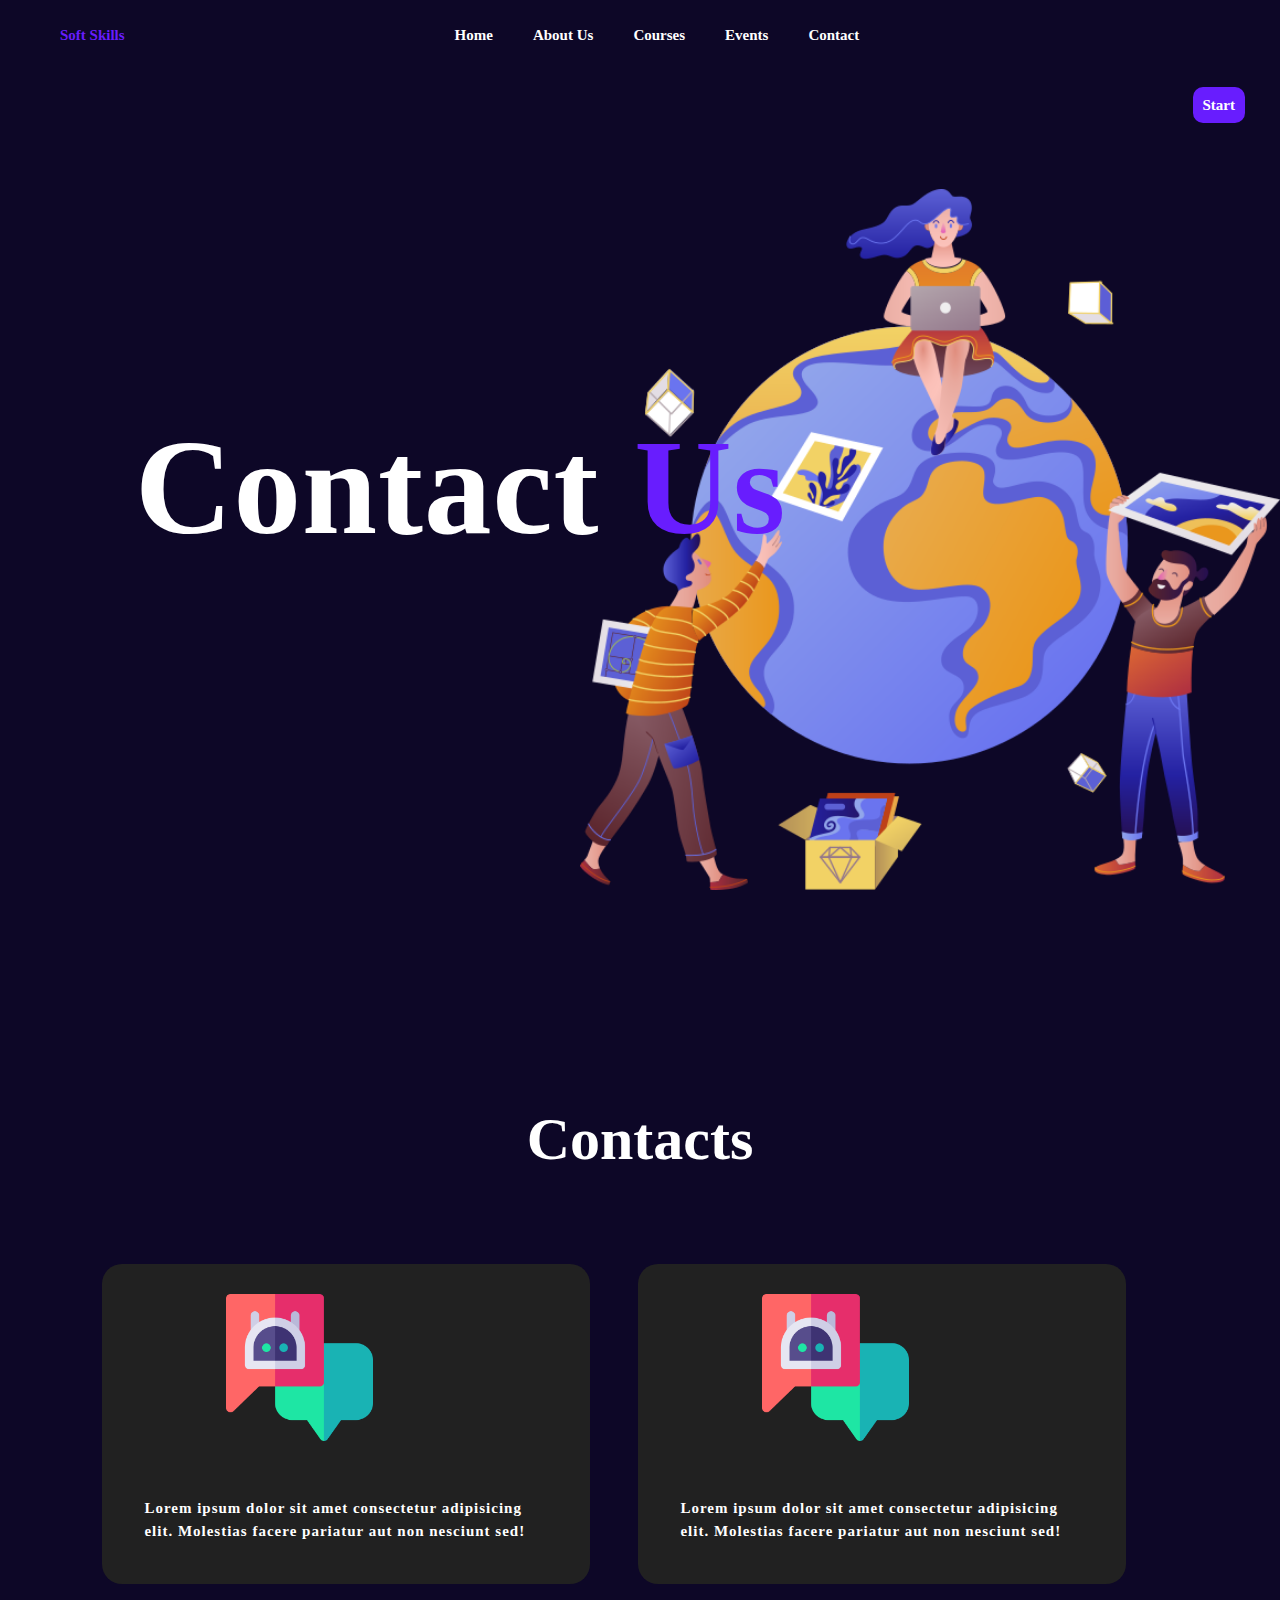
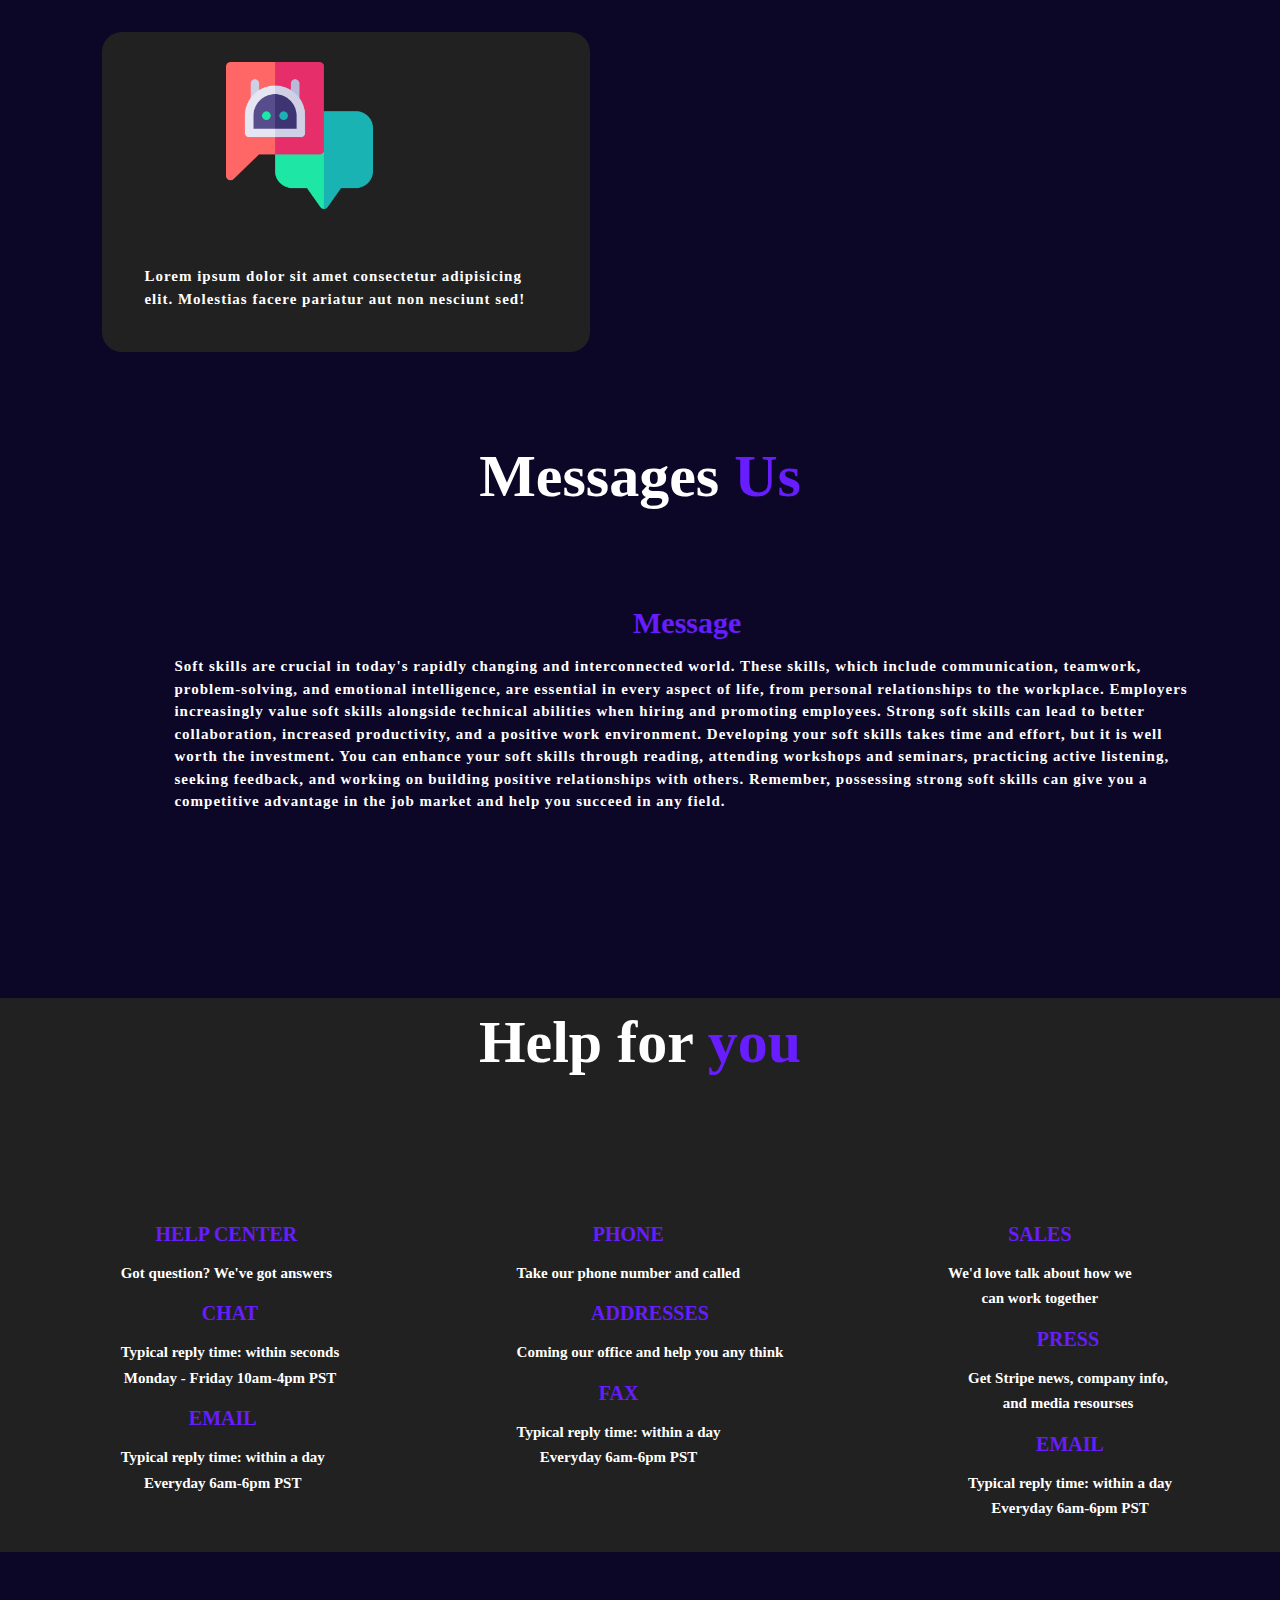
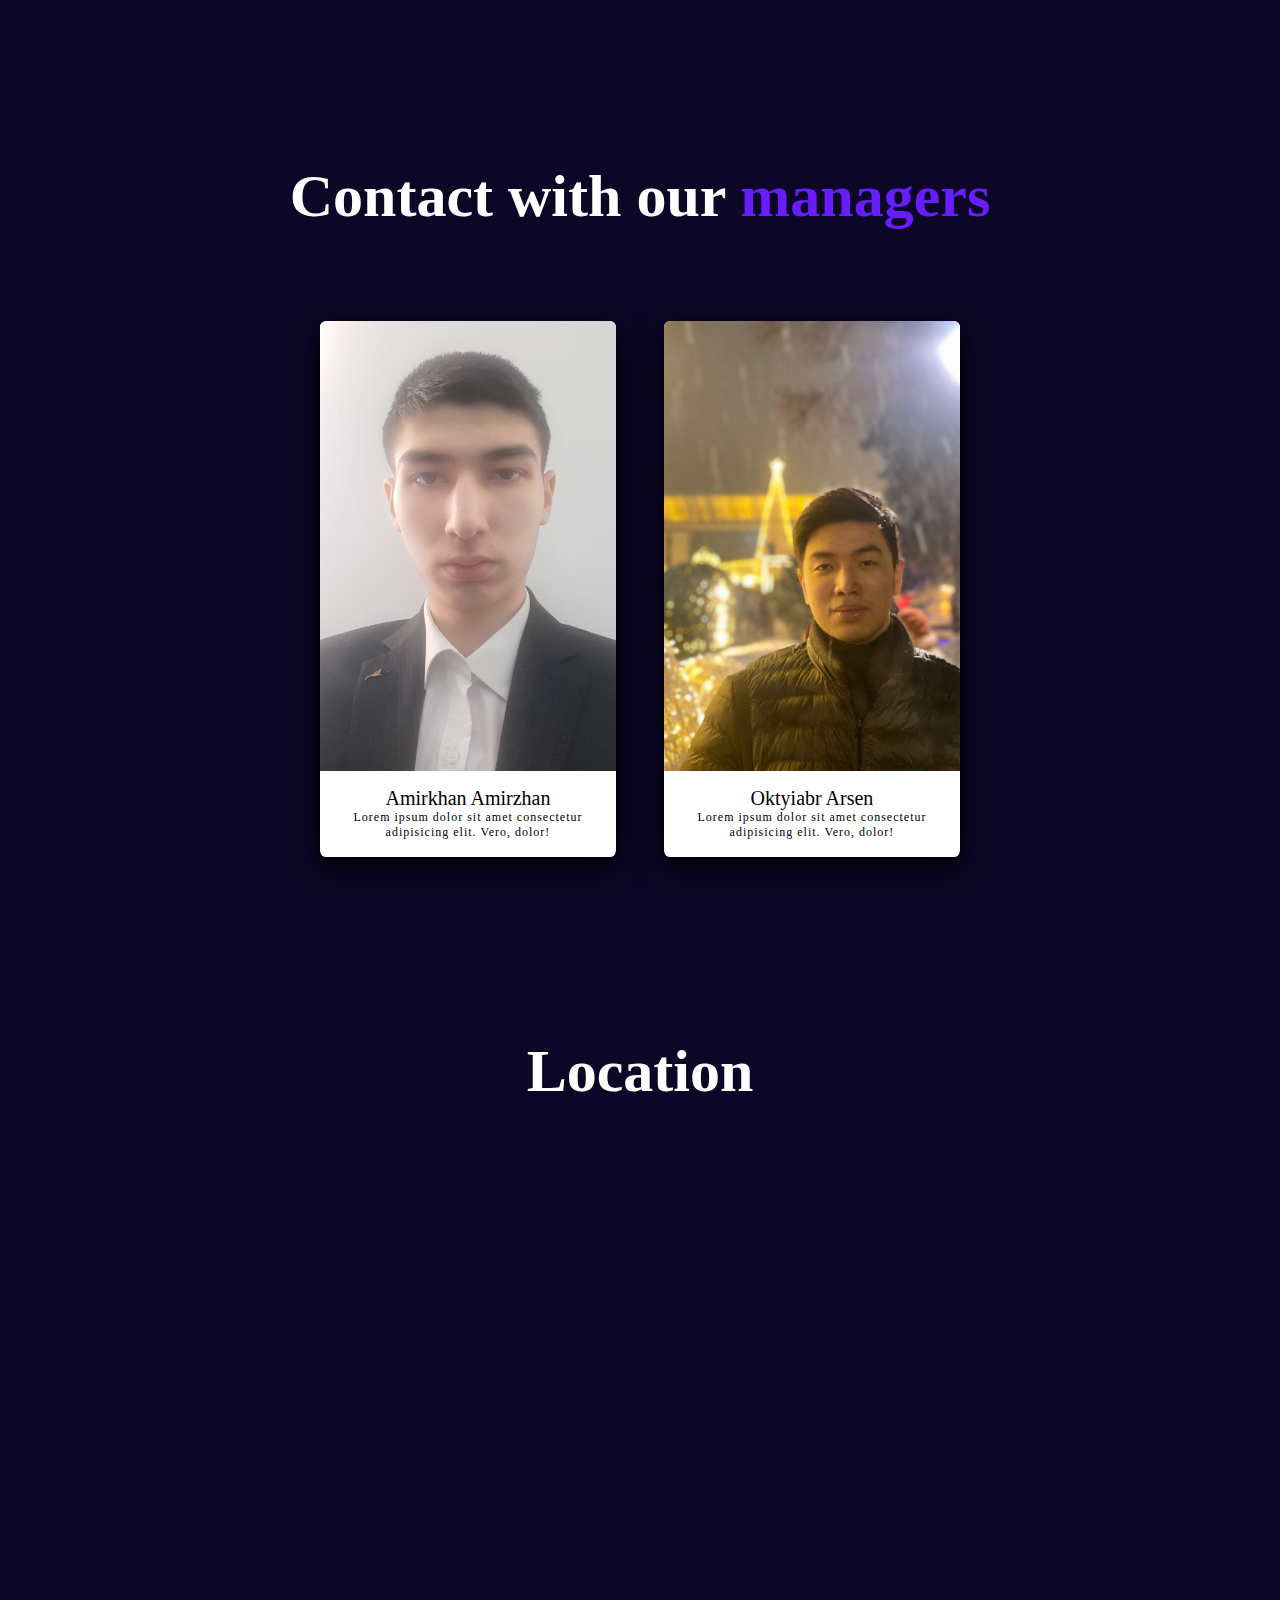
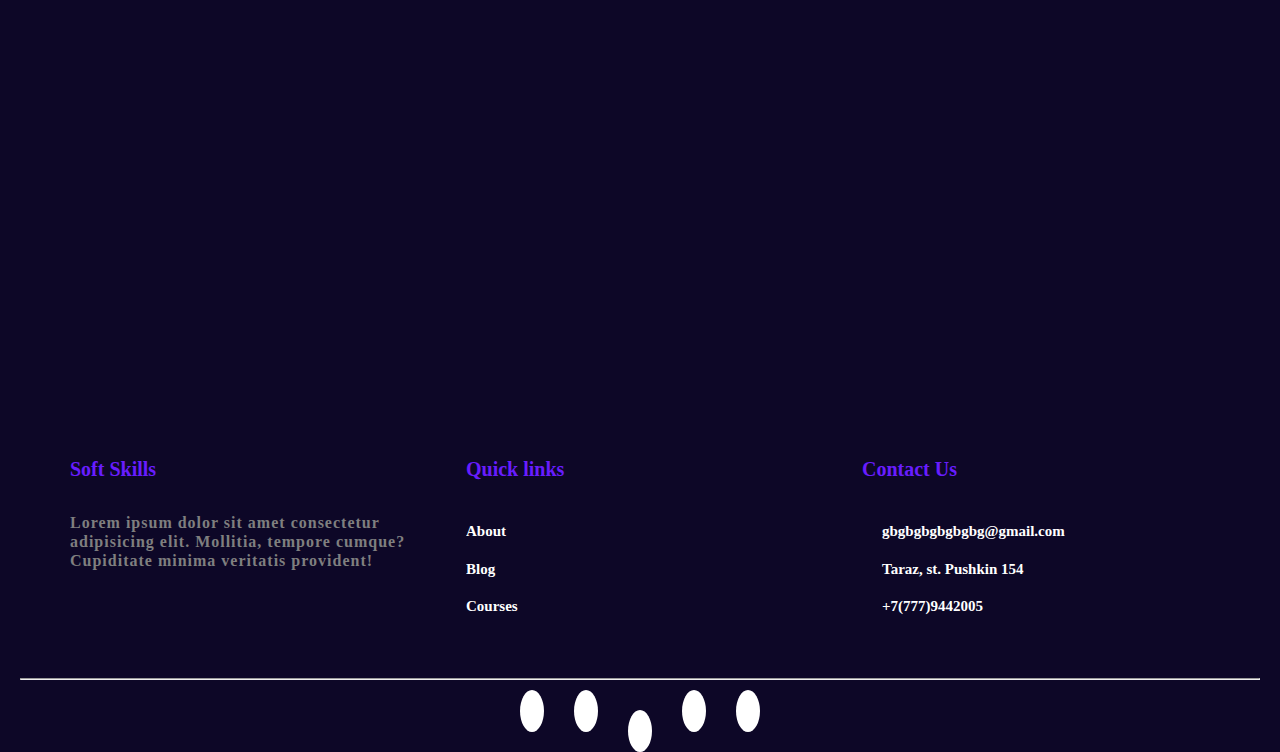
<file: contact/contact.html>
<!DOCTYPE html>
<html lang="en">
<head>
    <meta charset="UTF-8">
    <meta http-equiv="X-UA-Compatible" content="IE=edge">
    <meta name="viewport" content="width=device-width, initial-scale=1.0">
    <link rel="stylesheet" href="https://cdnjs.cloudflare.com/ajax/libs/font-awesome/6.4.0/css/all.min.css" integrity="sha512-iecdLmaskl7CVkqkXNQ/ZH/XLlvWZOJyj7Yy7tcenmpD1ypASozpmT/E0iPtmFIB46ZmdtAc9eNBvH0H/ZpiBw==" crossorigin="anonymous" referrerpolicy="no-referrer" />
    <link rel="stylesheet" href="contact.css">
    <style>
        @import url('https://fonts.googleapis.com/css2?family=Ubuntu:ital,wght@0,300;0,400;0,500;0,700;1,300&display=swap');
    </style>
    <title>Contact Us</title>
</head>
<body>
    <nav>
        <a href="#"><div class="logo">Soft Skills</div></a>
        <label for="btn" class="icon">
            <span class="fa fa-bars"></span>
        </label>
        <input type="checkbox" id="btn">
        <ul>
            <li>
              <label for="btn-1" class="show">Home</label>
                <a href="../main/index.html">Home</a>
                <input type="checkbox" id="btn-1">
            </li>
            <li>
                <label for="btn-2" class="show">About Us</label>
                <a href="../about/about.html">About Us</a>
                <input type="checkbox" id="btn-2">
            </li>
            <li>
                <label for="btn-3" class="show">Courses</label>
                <a href="../coursesnew/coursesnew.html">Courses</a>
                <input type="checkbox" id="btn-2">
            </li>
            <li>
                <label for="btn-4" class="show">Events</label>
                <a href="../events/events.html">Events</a>
                <input type="checkbox" id="btn-3">
            </li>
            <li><a href="#">Contact</a>
            </li>
        </ul>
        <ul class="signbar">
            <li class="search"><a href="#"><input type="search"></a></li>
            <li class="log"><a href="../signup/signup.html" style="background: #681DFE; padding: 10px; border-radius: 10px;">Start</a></li>
            <li class="d-m"><i class="fa-solid fa-sun" id="sun"></i></li>
        </ul>
    </nav>


    <script>
        const navToggle = document.querySelector(".nav-toggle"); 
        const links = document.querySelector(".links"); 
 
        navToggle.addEventListener("click", function () { 
 
        links.classList.toggle("show-links"); 
        });
    </script>


    <script>
        var icon = document.getElementById("icon");
        var text = document.querySelectorAll("h1");
        icon.onclick = function(){
            document.body.classList.toggle("dark-theme");
         if(document.body.classList.contains("dark-theme")){
            icon.src = "moon.png";
            for(let i = 0; i < text.length; i++){
                text[i].style.color="black";
            }
         }else{
            icon.src = "sun.png";
            text[i].style.color="white";
         }
        }
    </script>

    <main>  
        <div class="container">
            <div class="container-content">
                <h1>Contact <span>Us</span></h1>   
            </div>
        </div>


        <!--<div class="aman">
            <h1>Contact <span>Us</span></h1>
            <p>Lorem ipsum dolor sit amet consectetur adipisicing elit. Aut fugiat assumenda doloribus recusandae velit, voluptatum quisquam provident ipsa consequuntur labore, laboriosam possimus odit cum accusantium quaerat ut saepe ratione. Possimus. Lorem ipsum dolor sit amet consectetur, adipisicing elit. Debitis adipisci modi ratione quo neque, temporibus magnam numquam provident, minima ipsa iste hic? Dolore praesentium harum suscipit, dolorum id odio accusantium! Lorem ipsum dolor, sit amet consectetur adipisicing elit. Corrupti, sapiente molestias soluta magnam cum ad possimus vel nostrum perferendis aut animi ullam neque at voluptate exercitationem quaerat, nulla dicta aspernatur.</p>
            <div class="aman-content">
                <i class="fas fa-user"></i>
                <i class="fa-solid fa-school"></i>
                <i class="fa-solid fa-flag"></i>
            </div>
            <hr>
        </div> -->


        <div class="cont">
            <h1>Contacts</h1>
        </div>
        <div class="all-of-mes">
            <div class="mes-back">
                <div class="mes-card">
                    <img class="mes-img" src="chat-bot.png" alt="">
                    <div class="content-mes">
                        <p>Lorem ipsum dolor sit amet consectetur adipisicing elit. Molestias facere pariatur aut non nesciunt sed!</p>
                    </div>
                </div>
            </div>
            <div class="mes-back">
                <div class="mes-card">
                    <img class="mes-img" src="chat-bot.png" alt="">
                    <div class="content-mes">
                        <p>Lorem ipsum dolor sit amet consectetur adipisicing elit. Molestias facere pariatur aut non nesciunt sed!</p>
                    </div>
                </div>
            </div>
            <div class="mes-back">
                <div class="mes-card">
                    <img class="mes-img" src="chat-bot.png" alt="">
                    <div class="content-mes">
                        <p>Lorem ipsum dolor sit amet consectetur adipisicing elit. Molestias facere pariatur aut non nesciunt sed!</p>
                    </div>
                </div>
            </div>
        </div>



        <div class="mesa">
            <h1>Messages <span>Us</span></h1>
        </div>
        <div class="messages">
            <i class="fa-sharp fa-solid fa-envelope" style="color: #e20aff;"></i>
                <div class="messages-content">
                    <h1>Message</h1>
                    <p>Soft skills are crucial in today's rapidly changing and interconnected world. These skills, which include communication, teamwork, problem-solving, and emotional intelligence, are essential in every aspect of life, from personal relationships to the workplace.

                        Employers increasingly value soft skills alongside technical abilities when hiring and promoting employees. Strong soft skills can lead to better collaboration, increased productivity, and a positive work environment.
                        
                        Developing your soft skills takes time and effort, but it is well worth the investment. You can enhance your soft skills through reading, attending workshops and seminars, practicing active listening, seeking feedback, and working on building positive relationships with others.
                        
                        Remember, possessing strong soft skills can give you a competitive advantage in the job market and help you succeed in any field.</p>
                </div>
        </div>
        </div>









        <div class="topic-icon">
            <h1>Help for <span>you</span></h1>
        </div>
        <div class="for-you">
            <div class="all-of-icon">
                <div class="icon-card">
                    <i class="fa-solid fa-circle-info"></i>
                    <div>
                        <h4>HELP CENTER</h4>
                        <p>Got question? We've got answers</p>
                    </div>
                </div>
                <div class="icon-card">
                    <i class="fa-solid fa-comment"></i>
                    <div>
                        <h4>CHAT</h4>
                        <p>Typical reply time: within seconds <br> Monday - Friday 10am-4pm PST</p>
                    </div>
                </div>
                <div class="icon-card">
                    <i class="fa-solid fa-envelope"></i>
                    <div>
                        <h4>EMAIL</h4>
                        <p>Typical reply time: within a day <br> Everyday 6am-6pm PST</p>
                    </div>
                </div>
            </div>

            <div class="all-of-icon">
                <div class="icon-card">
                    <i class="fa-solid fa-phone"></i>
                    <div>
                        <h4>PHONE</h4>
                        <p>Take our phone number and called</p>
                    </div>
                </div>
                <div class="icon-card">
                    <i class="fa-solid fa-location-dot"></i>
                    <div>
                        <h4>ADDRESSES</h4>
                        <p>Coming our office and help you any think</p>
                    </div>
                </div>
                <div class="icon-card">
                    <i class="fa-solid fa-fax"></i>
                    <div>
                        <h4>FAX</h4>
                        <p>Typical reply time: within a day <br> Everyday 6am-6pm PST</p>
                    </div>
                </div>
            </div>

            <div class="all-of-icon">
                <div class="icon-card">
                    <i class="fa-brands fa-salesforce"></i>
                    <div>
                        <h4>SALES</h4>
                        <p>We'd love talk about how we <br> can work together</p>
                    </div>
                </div>
                <div class="icon-card">
                    <i class="fa-solid fa-newspaper"></i>
                    <div>
                        <h4>PRESS</h4>
                        <p>Get Stripe news, company info, <br> and media resourses</p>
                    </div>
                </div>
                <div class="icon-card">
                    <i class="fa-solid fa-envelope"></i>
                    <div>
                        <h4>EMAIL</h4>
                        <p>Typical reply time: within a day <br> Everyday 6am-6pm PST</p>
                    </div>
                </div>
            </div>
        </div>




        <div class="heading">
            <h1>Contact with our <span>managers</span></h1>
        </div>
        <div class="all_of_service">
            <div class="back_service">
                <div class="card_service">
                    <img class="service_img" src="Amirzhan.jpg" alt="">
                    <div class="content_service">
                        <h3 class="service_header">Amirkhan Amirzhan</h3> 
                        <p class="service_para">Lorem ipsum dolor sit amet consectetur adipisicing elit. Vero, dolor!</p>
                    </div>
                </div>
            </div>
            <div class="back_service">
                <div class="card_service">
                    <img class="service_img" src="arsen.jpg" alt="">
                    <div class="content_service">
                        <h3 class="service_header">Oktyiabr Arsen</h3> 
                        <p class="service_para">Lorem ipsum dolor sit amet consectetur adipisicing elit. Vero, dolor!</p>
                    </div>
                </div>
            </div>
        </div>



        <div class="topic-map">
            <h1>Location</h1>
            <div class="map">
                <iframe src="https://www.google.com/maps/embed?pb=!1m16!1m12!1m3!1d1460.932236318384!2d71.37097540819774!3d42.91789918436502!2m3!1f0!2f0!3f0!3m2!1i1024!2i768!4f13.1!2m1!1z0L_Rg9GI0LrQuNC9IDE1NA!5e0!3m2!1sru!2skz!4v1680583032396!5m2!1sru!2skz" width="600" height="450" style="border:0;" allowfullscreen="" loading="lazy" referrerpolicy="no-referrer-when-downgrade"></iframe>
            </div>
        </div>
    </main>


    <footer class="footer">
        <div class="footer-back">
            <div class="footer-card">
                <h3>Soft Skills</h3>
                <div class="footer-content">
                    <p>Lorem ipsum dolor sit amet consectetur adipisicing elit. Mollitia, tempore   cumque? Cupiditate minima veritatis provident!</p>
                </div>
            </div>
        </div>
        <div class="footer-back">
            <div class="footer-card">
                <h3>Quick links</h3>
                <div class="footer-content">
                    <a href="#">About</a>
                    <a href="#">Blog</a>
                    <a href="#">Courses</a>
                </div>
            </div>
        </div>
        <div class="footer-back">
            <div class="footer-card">
                <h3>Contact Us</h3>
                <div class="footer-content">
                    <a href="#"><i class="fa-solid fa-envelope"></i>gbgbgbgbgbgbg@gmail.com</a>
                    <a href="#"><i class="fa-solid fa-location-dot"></i>Taraz, st. Pushkin 154</a>
                    <a href="#"><i class="fa-solid fa-user"></i>+7(777)9442005</a>
                </div>
            </div>
        </div>
    </footer>
    <div class="icons-footer">
        <hr>
        <div class="color-footer">
            <a style="color: #000;" href=""><i class="fa-brands fa-github"></i></a>
            <a style="color: blue;" href=""><i class="fa-brands fa-linkedin"></i></a>
            <a style="color: rgb(0, 113, 194);" href=""><i class="fa-solid fa-paper-plane"></i></a>
            <a style="color: purple;" href=""><i class="fa-brands fa-instagram"></i></a>
            <a style="color: limegreen;" href=""><i class="fa-brands fa-whatsapp"></i></a>
        </div>
    </div>
</body>
</html>
</file>
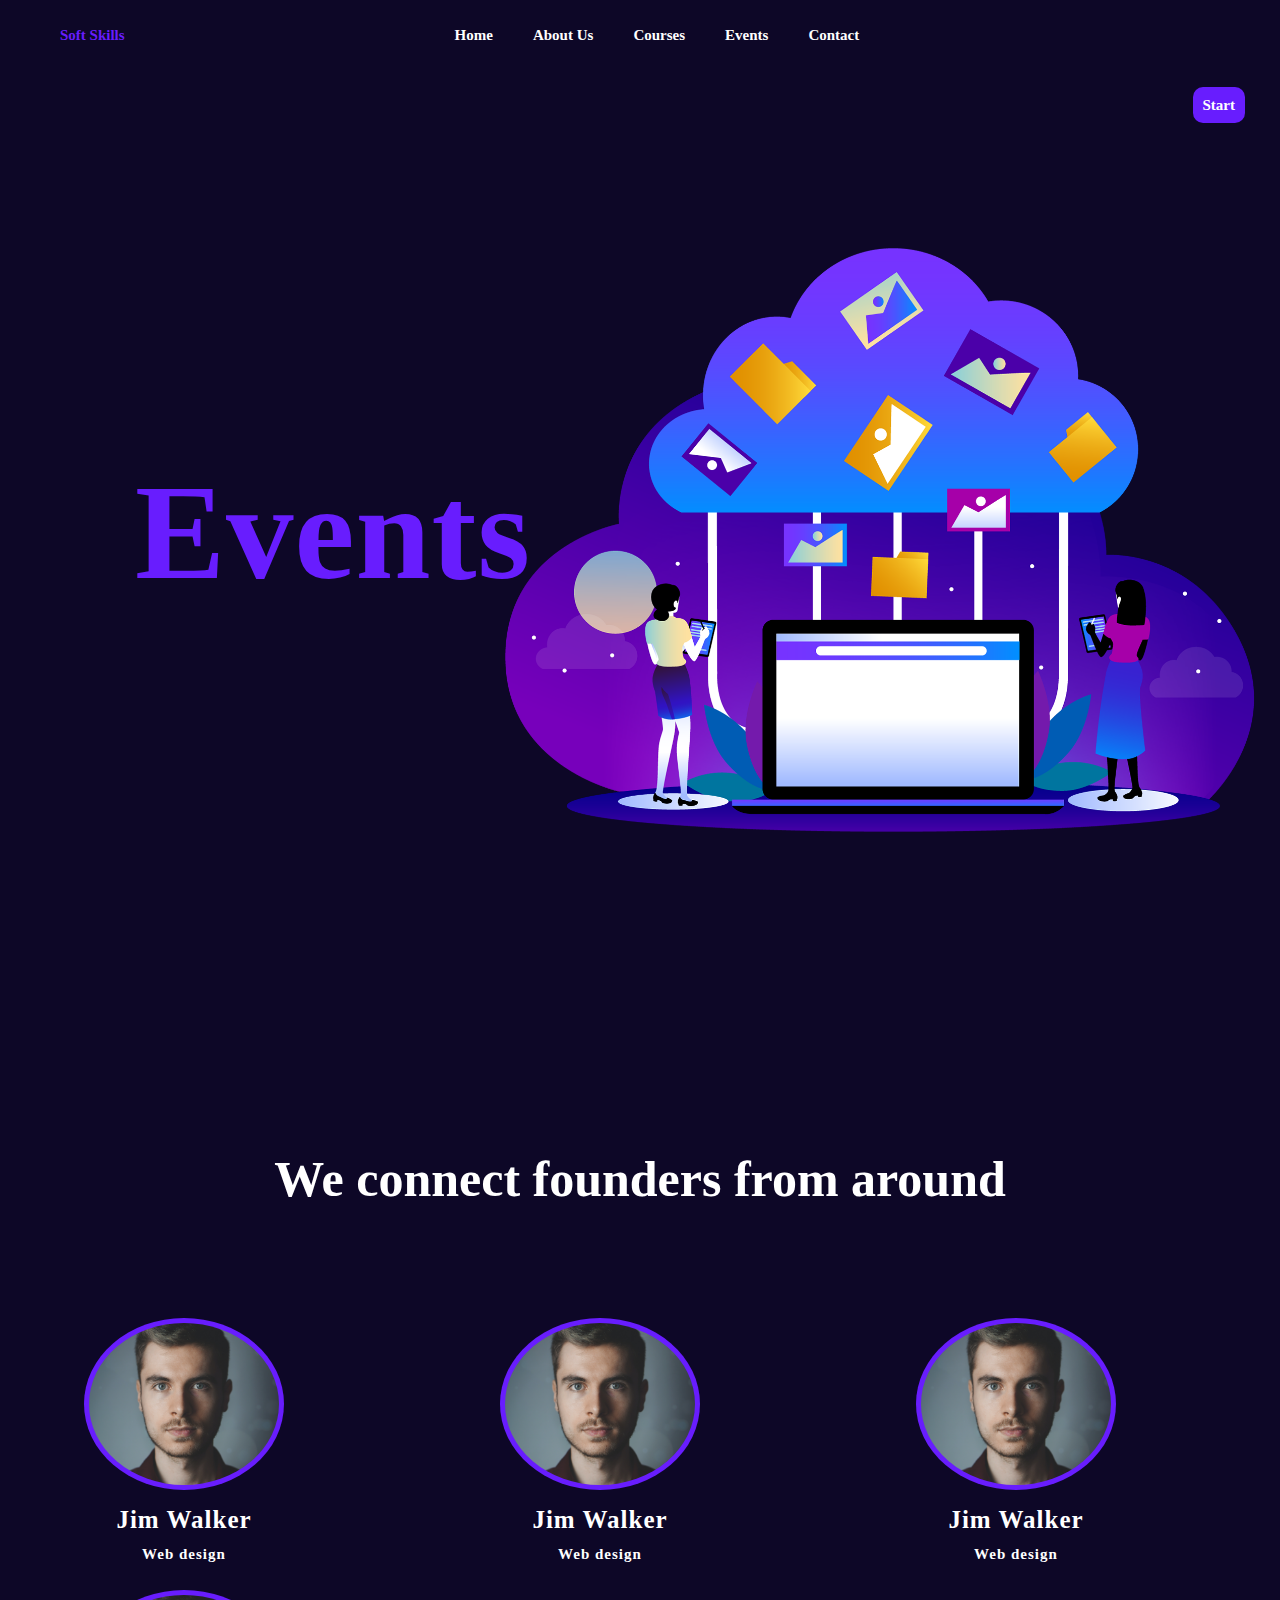
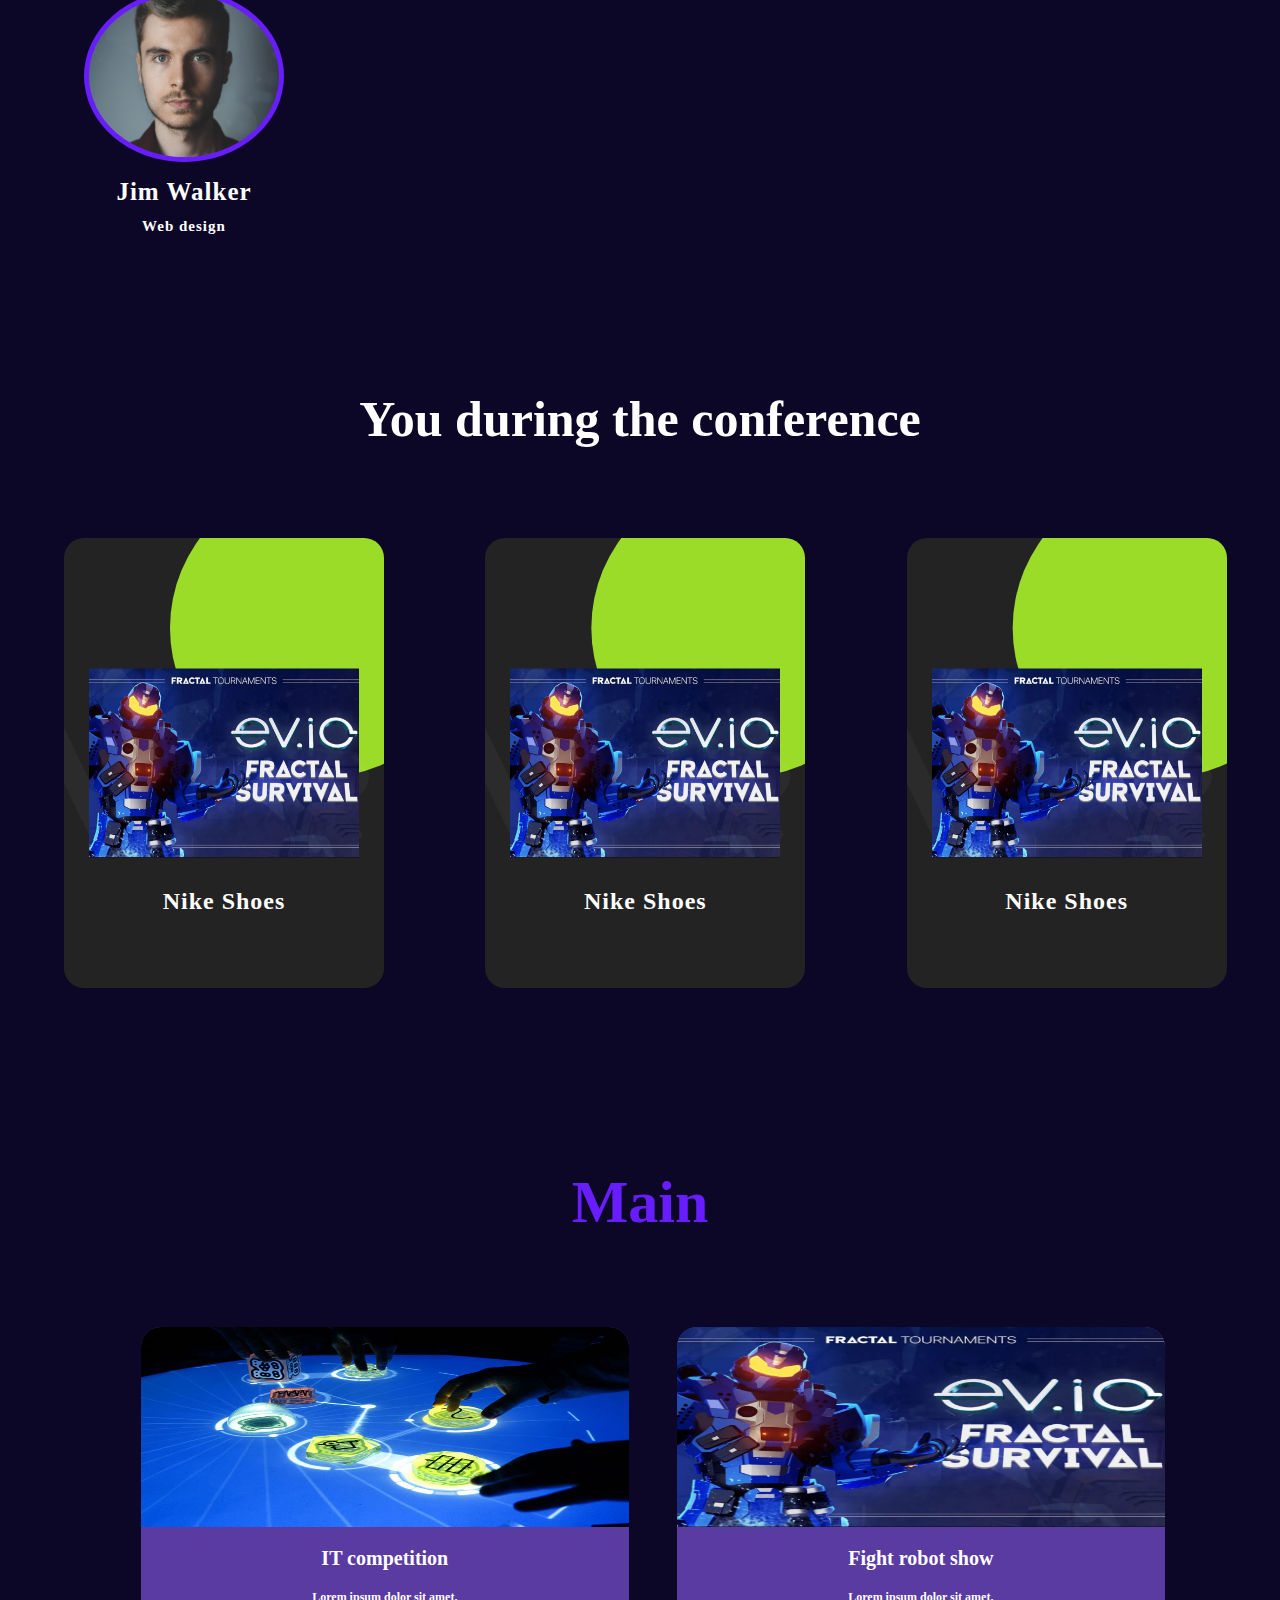
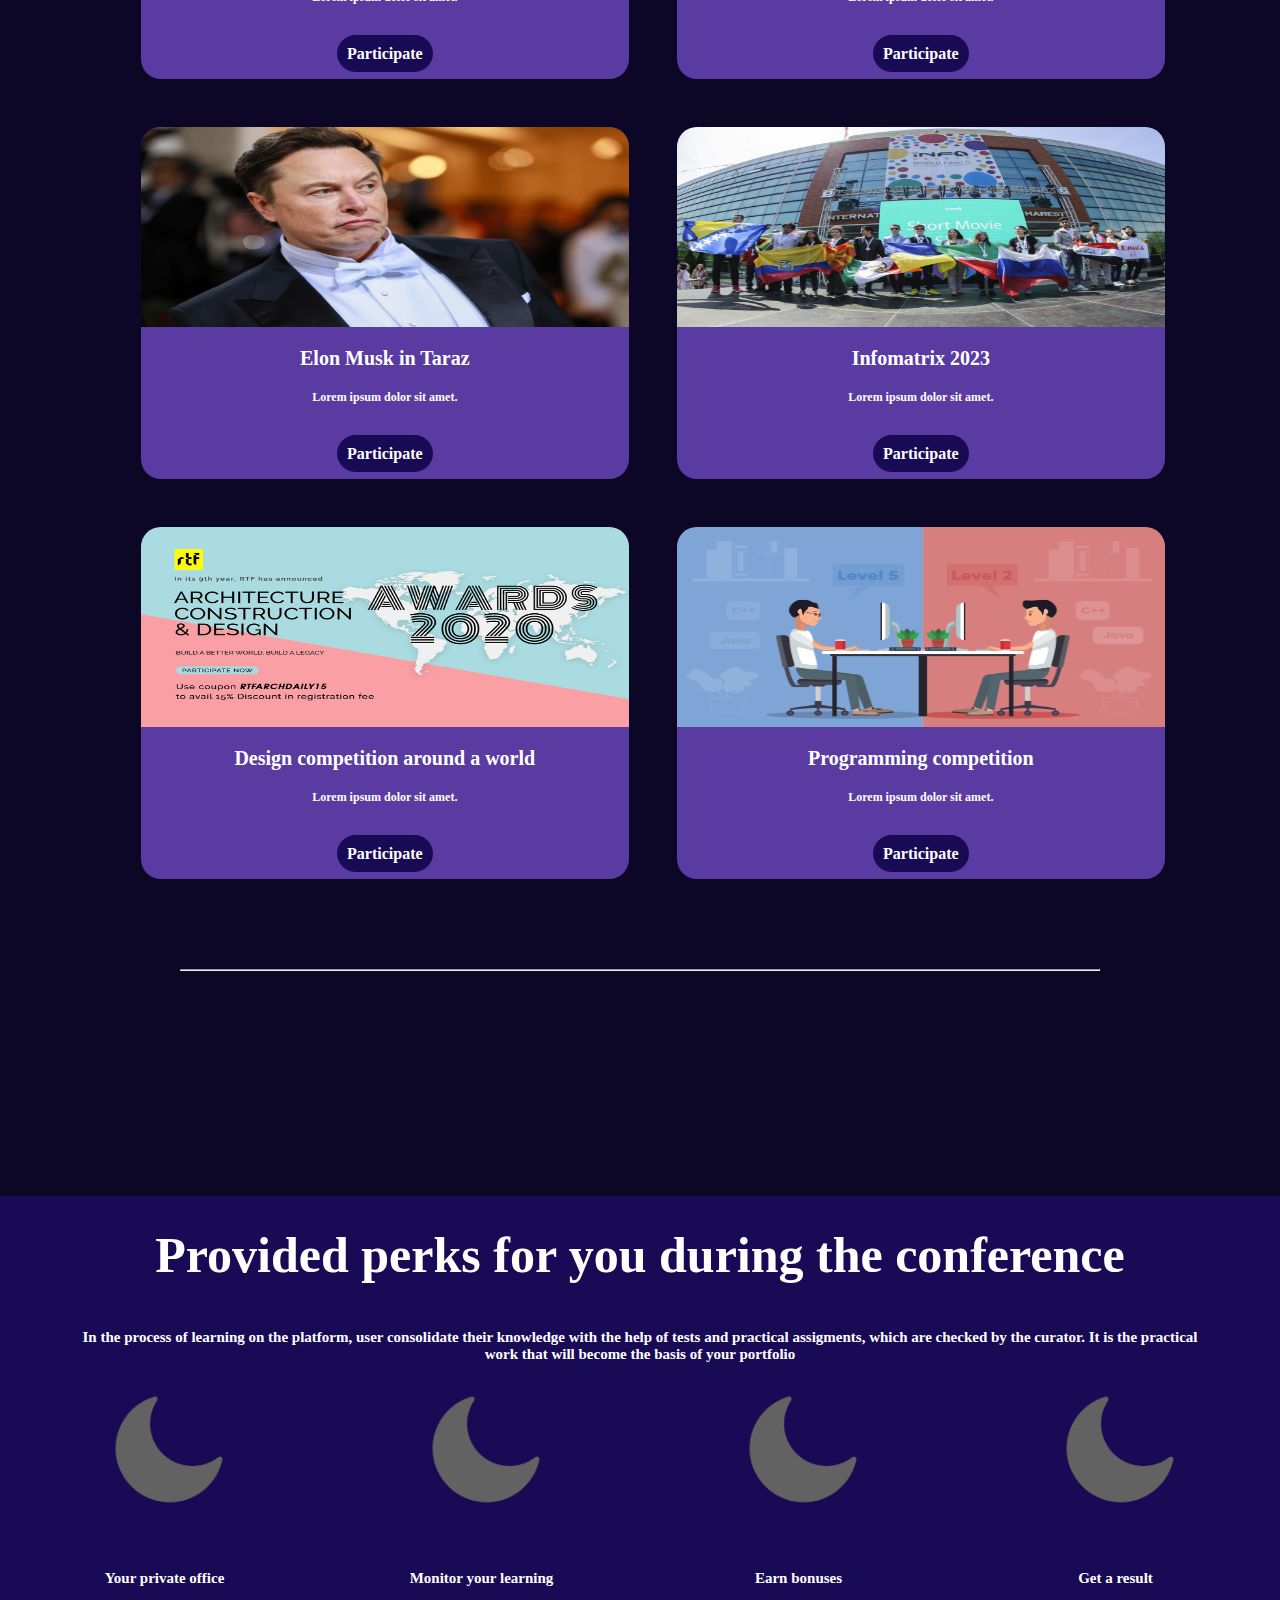
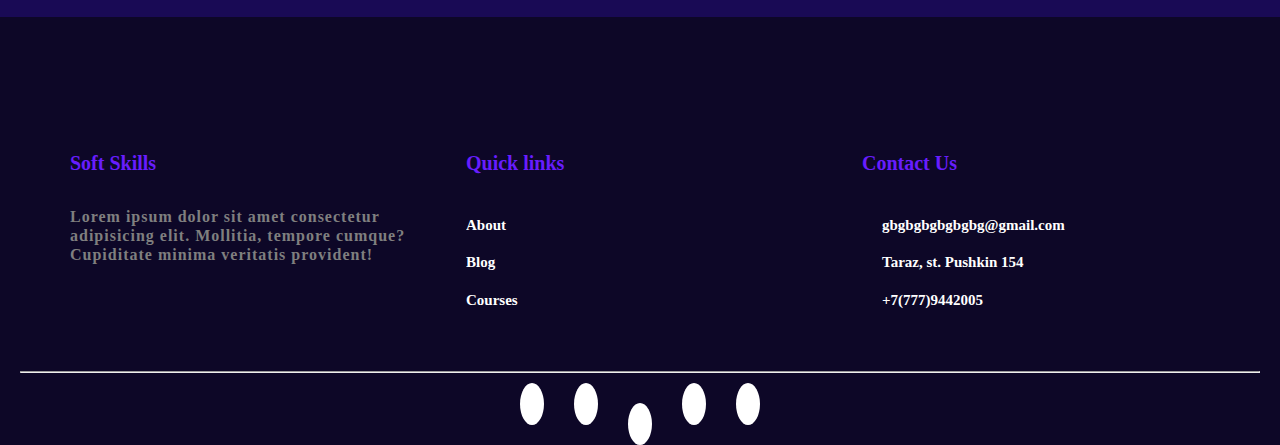
<file: events/events.html>
<!DOCTYPE html>
<html lang="en">
<head>
    <meta charset="UTF-8">
    <meta http-equiv="X-UA-Compatible" content="IE=edge">
    <meta name="viewport" content="width=device-width, initial-scale=1.0">
    <link rel="stylesheet" href="https://cdnjs.cloudflare.com/ajax/libs/font-awesome/6.4.0/css/all.min.css" integrity="sha512-iecdLmaskl7CVkqkXNQ/ZH/XLlvWZOJyj7Yy7tcenmpD1ypASozpmT/E0iPtmFIB46ZmdtAc9eNBvH0H/ZpiBw==" crossorigin="anonymous" referrerpolicy="no-referrer" />
    <link rel="stylesheet" href="events.css">
    <style>
        @import url('https://fonts.googleapis.com/css2?family=Ubuntu:ital,wght@0,300;0,400;0,500;0,700;1,300&display=swap');
    </style>
    <title>Events</title>
</head>
<body>
    <nav>
        <a href="#"><div class="logo">Soft Skills</div></a>
        <label for="btn" class="icon">
            <span class="fa fa-bars"></span>
        </label>
        <input type="checkbox" id="btn">
        <ul>
            <li>
              <label for="btn-1" class="show">Home</label>
                <a href="../main/index.html">Home</a>
                <input type="checkbox" id="btn-1">
            </li>
            <li>
                <label for="btn-2" class="show">About Us</label>
                <a href="../about/about.html">About Us</a>
                <input type="checkbox" id="btn-2">
            </li>
            <li>
                <label for="btn-3" class="show">Courses</label>
                <a href="../coursesnew/coursesnew.html">Courses</a>
                <input type="checkbox" id="btn-2">
            </li>
            <li>
                <label for="btn-4" class="show">Events</label>
                <a href="#">Events</a>
                <input type="checkbox" id="btn-3">
            </li>
            <li><a href="../contact/contact.html">Contact</a>
            </li>
        </ul>
        <ul class="signbar">
            <li class="search"><a href="#"><input type="search"></a></li>
            <li class="log"><a href="../signup/signup.html" style="background: #681DFE; padding: 10px; border-radius: 10px;">Start</a></li>
            <li class="d-m"><i class="fa-solid fa-sun" id="sun"></i></li>
        </ul>
    </nav>


    <script>
        const navToggle = document.querySelector(".nav-toggle"); 
        const links = document.querySelector(".links"); 
 
        navToggle.addEventListener("click", function () { 
 
        links.classList.toggle("show-links"); 
        });
    </script>
    <script>
        var icon = document.getElementById("icon");
        var text = document.querySelectorAll("h1");
        icon.onclick = function(){
            document.body.classList.toggle("dark-theme");
         if(document.body.classList.contains("dark-theme")){
            icon.src = "moon.png";
            for(let i = 0; i < text.length; i++){
                text[i].style.color="black";
            }
         }else{
            icon.src = "sun.png";
            text[i].style.color="white";
         }
        }
    </script>





    <main>
        <div class="container">
            <div class="container-content">
                <h1>Events</h1>   
            </div>
        </div>



        <div class="our-teacher">
            <h1>We connect founders from around</h1>
        </div>
        <div class="all-of-person">
            <div class="person-back">
                <div class="person-card">
                    <img class="person-img" src="person1.jpg" alt="">
                    <div class="person-content">
                        <h3>Jim Walker</h3>
                        <p>Web design</p>
                    </div>
                </div>
            </div>
            <div class="person-back">
                <div class="person-card">
                    <img class="person-img" src="person1.jpg" alt="">
                    <div class="person-content">
                        <h3>Jim Walker</h3>
                        <p>Web design</p>
                    </div>
                </div>
            </div>
            <div class="person-back">
                <div class="person-card">
                    <img class="person-img" src="person1.jpg" alt="">
                    <div class="person-content">
                        <h3>Jim Walker</h3>
                        <p>Web design</p>
                    </div>
                </div>
            </div>
            <div class="person-back">
                <div class="person-card">
                    <img class="person-img" src="person1.jpg" alt="">
                    <div class="person-content">
                        <h3>Jim Walker</h3>
                        <p>Web design</p>
                    </div>
                </div>
            </div>
        </div>



        <div class="conference">
            <h1>You during the conference</h1>
        </div>
        <div class="containers">
            <div class="card">
                <div class="ImgBx">
                    <img src="robot.jpg" alt="">
                </div>
                <div class="contentImgBx">
                    <h2>Nike Shoes</h2>
                    <div class="size">
                        <h3>Size:</h3>
                        <span>1</span>
                        <span>2</span>
                        <span>3</span>
                        <span>4</span>
                    </div>
                    <div class="color">
                        <h3>Color:</h3>
                        <span></span>
                    </div>
                    <a href="#">Buy now</a>
                </div>
            </div>
            <div class="card">
                <div class="ImgBx">
                    <img src="robot.jpg" alt="">
                </div>
                <div class="contentImgBx">
                    <h2>Nike Shoes</h2>
                    <div class="size">
                        <h3>Size:</h3>
                        <span>1</span>
                        <span>2</span>
                        <span>3</span>
                        <span>4</span>
                    </div>
                    <div class="color">
                        <h3>Color:</h3>
                        <span></span>
                    </div>
                    <a href="#">Buy now</a>
                </div>
            </div>
            <div class="card">
                <div class="ImgBx">
                    <img src="robot.jpg" alt="">
                </div>
                <div class="contentImgBx">
                    <h2>Nike Shoes</h2>
                    <div class="size">
                        <h3>Size:</h3>
                        <span>1</span>
                        <span>2</span>
                        <span>3</span>
                        <span>4</span>
                    </div>
                    <div class="color">
                        <h3>Color:</h3>
                        <span></span>
                    </div>
                    <a href="#">Buy now</a>
                </div>
            </div>
            
        </div>




        <div class="tour">
                <h1>Main</h1>
        </div>
        <div class="row"> 
                <div class="row-back">
                    <div class="row-card">
                        <img class="row-img" src="Pakistani-Youth-to-participate-in-global-IT-competition.jpg" alt="">
                        <div class="row-content">
                                <h1 class="text-header">IT competition</h1>
                                <p class="text_footer">Lorem ipsum dolor sit amet.</p>
                                <a class="text-button" href="#">Participate</a>
                        </div>
                    </div>
                </div>
                <div class="row-back">
                    <div class="row-card">
                        <img class="row-img" src="robot.jpg" alt="">
                        <div class="row-content">
                                <h1 class="text-header">Fight robot show</h1>
                                <p class="text_footer">Lorem ipsum dolor sit amet.</p>
                                <a class="text-button" href="#">Participate</a>
                        </div>
                    </div>
                </div>
                <div class="row-back">
                    <div class="row-card">
                        <img class="row-img" src="elon.jpeg" alt="">
                        <div class="row-content">
                                <h1 class="text-header">Elon Musk in Taraz</h1>
                                <p class="text_footer">Lorem ipsum dolor sit amet.</p>
                                <a class="text-button" href="#">Participate</a>
                        </div>
                    </div>
                </div>
                <div class="row-back">
                    <div class="row-card">
                        <img class="row-img" src="Infomatrix-2017-ISB-1522-1024x682.jpg" alt="">
                        <div class="row-content">
                                <h1 class="text-header">Infomatrix 2023</h1>
                                <p class="text_footer">Lorem ipsum dolor sit amet.</p>
                                <a class="text-button" href="#">Participate</a>
                        </div>
                    </div>
                </div>
                <div class="row-back">
                    <div class="row-card">
                        <img class="row-img" src="open-uri20200518-21855-15nqve2.jpg" alt="">
                        <div class="row-content">
                                <h1 class="text-header">Design competition around a world</h1>
                                <p class="text_footer">Lorem ipsum dolor sit amet.</p>
                                <a class="text-button" href="#">Participate</a>
                        </div>
                    </div>
                </div>
                <div class="row-back">
                    <div class="row-card">
                        <img class="row-img" src="How-to-Prepare-for-Competitive-Programming.png" alt="">
                        <div class="row-content">
                                <h1 class="text-header">Programming competition</h1>
                                <p class="text_footer">Lorem ipsum dolor sit amet.</p>
                                <a class="text-button" href="#">Participate</a>
                        </div>
                    </div>
                </div>
                
        </div>
        <hr style="margin-top: 10vh; margin-left: 20vh; margin-right: 20vh;">
        
        

        <div class="study">
            <h1>Provided perks for you during the conference</h1>
            <p>In the process of learning on the platform, user consolidate their knowledge with the help of tests and practical assigments, which are checked by the curator. It is the practical work that will become the basis of your portfolio</p>
            <div>
                <div class="all-of-study">
                    <div class="study-back">
                        <div class="study-card">
                            <img class="study-img" src="moon.png" alt="">
                            <div class="study-content">
                                <p class="study-tagline">Your private office</p>
                            </div>
                        </div>
                    </div>
                    <div class="study-back">
                        <div class="study-card">
                            <img class="study-img" src="moon.png" alt="">
                            <div class="study-content">
                                <p class="study-tagline">Monitor your learning</p>
                            </div>
                        </div>
                    </div>
                    <div class="study-back">
                        <div class="study-card">
                            <img class="study-img" src="moon.png" alt="">
                            <div class="study-content">
                                <p class="study-tagline">Earn bonuses</p>
                            </div>
                        </div>
                    </div>
                    <div class="study-back">
                        <div class="study-card">
                            <img class="study-img" src="moon.png" alt="">
                            <div class="study-content">
                                <p class="study-tagline">Get a result</p>
                            </div>
                        </div>
                    </div>
                </div>
            </div>
        </div>




        
    </main>



    <footer class="footer">
        <div class="footer-back">
            <div class="footer-card">
                <h3>Soft Skills</h3>
                <div class="footer-content">
                    <p>Lorem ipsum dolor sit amet consectetur adipisicing elit. Mollitia, tempore   cumque? Cupiditate minima veritatis provident!</p>
                </div>
            </div>
        </div>
        <div class="footer-back">
            <div class="footer-card">
                <h3>Quick links</h3>
                <div class="footer-content">
                    <a href="#">About</a>
                    <a href="#">Blog</a>
                    <a href="#">Courses</a>
                </div>
            </div>
        </div>
        <div class="footer-back">
            <div class="footer-card">
                <h3>Contact Us</h3>
                <div class="footer-content">
                    <a href="#"><i class="fa-solid fa-envelope"></i>gbgbgbgbgbgbg@gmail.com</a>
                    <a href="#"><i class="fa-solid fa-location-dot"></i>Taraz, st. Pushkin 154</a>
                    <a href="#"><i class="fa-solid fa-user"></i>+7(777)9442005</a>
                </div>
            </div>
        </div>
    </footer>
    <div class="icons-footer">
        <hr>
        <div class="color-footer">
            <a style="color: #000;" href=""><i class="fa-brands fa-github"></i></a>
            <a style="color: blue;" href=""><i class="fa-brands fa-linkedin"></i></a>
            <a style="color: rgb(0, 113, 194);" href=""><i class="fa-solid fa-paper-plane"></i></a>
            <a style="color: purple;" href=""><i class="fa-brands fa-instagram"></i></a>
            <a style="color: limegreen;" href=""><i class="fa-brands fa-whatsapp"></i></a>
        </div>
    </div>


</body>
</html>
</file>
<file: contact/contact.css>
*{
    margin: 0;
    padding: 0;
    box-sizing: border-box;
    font-family: 'poppins';
    font-weight: 700;
    list-style: none;
    text-decoration: none;
}
body{

    background: #0d0727;
    background-image: url(share-1768783.png);
    background-size: 700px;
    margin-bottom: 20vh;
    margin-right: 20vh;
    background-repeat: no-repeat;
    background-position: right;
    width: 100%;
    height: 100vh;
    display: grid;
} 
nav{
    /* background: #1b1b1b; */
  }
  
  nav:after{
    content: '';
    clear: both;
    display: table;
  }
  
  nav .logo{
    float: left;
    color: #681DFE;
    font-size: 15px;
    font-weight: 600;
    line-height: 70px;
    padding-left: 60px;
    padding-right: 40px;
    transition: .7s;
  }
  
  
  nav ul{
    float: left;
    list-style: none;
    margin-left: 30vh;
    position: relative;
  }
  
  .signbar{
    float: right;
  }
  
  nav ul li{
    z-index: 1;
    float: left;
    display: inline-block;
    /* background: #1b1b1b; */
    margin: 0 5px;
  }
  
  nav ul li a{
    color: var(--four-color);
    text-decoration: none;
    line-height: 70px;
    font-size: 15px;
    padding: 8px 15px;
    transition: all 0.5s ease;
  }
  
  nav ul li a:hover{
    transition: all 0.5s ease;
    border-radius: 5px;
    background: #681DFE;
    box-shadow: 0 0 10px #681DFE, 0 0 20px #681DFE;
  }
  

  
  nav ul ul{
    z-index: 1;
    position: absolute;
    top: 90px;
    border-top: 3px solid #000;
    opacity: 0;
    visibility: hidden;
    transition: top .3s;
  }
  
  nav ul ul ul{
    border-top: none;
  }
  
  nav ul li:hover > ul{
    top: 70px;
    opacity: 1;
    visibility: visible;
  }
  
  nav ul ul li{
    position: relative;
    margin: 0;
    width: 150px;
    float: none;
    display: list-item;
    border-bottom: 1px solid rgba(0, 0, 0, 0.3);    
  }
  
  nav ul ul li a{
    line-height: 50px;
  }
  
  nav ul ul ul li{
    position: relative;
    top: -70px;
    left: 150px;
  }
  
  .fa-plus{
    margin-left: 40px;
    font-size: 15px;
  }
  
  .show, .icon, input{
    display: none;
  }
  
  .d-m{
    color: white;
    transition: .6s;
  }
  
  #sun:hover{
    color: #FF7D00;
    transition: .5s;
  }
  
  .fa-solid{
    position: relative;
    top: 20px;
    font-size: 25px;
    padding-right: 20px;
  }
  
  @media all and (max-width: 968px){
    nav ul{
        margin-right: 0;
        float: left;
    }
    nav .logo{
        padding-left: 30px;
        width: 100%;
    }
    nav ul li, nav ul ul li{
        display: block;
        width: 100%;
    }
    nav ul ul{
        top: 70px;
        position: static;
        border-top: none;
        float: none;
        display: none;
        opacity: 1;
        visibility: visible;
    }
    nav ul ul ul li{
        position: static;
    }
    nav ul ul li{
        border-bottom: 0px;
    }
    nav ul ul a{
        padding-left: 40px;
    }
    nav ul ul ul a{
        padding-left: 80px;
    }
    .show{
        display: block;
        color: white;
        font-size: 18px;
        padding: 0 20px;
        line-height: 70px;
        cursor: pointer;
    }
    .show:hover{
        color: #FF7D00;
    }
    .icon{
        display: block;
        color: white;
        position: absolute;
        right: 40px;
        line-height: 70px;
        font-size: 25px;
        cursor: pointer;
        transition: 1s;
    }
    .icon:hover{
      transform: rotate(90deg);
      transition: 1s;
    }
    nav ul li a:hover{
        box-shadow: none;
    }
    .show + a, ul{
        display: none;
    }
    [id^=btn]:checked + ul{
        display: block;
    }
  }



#icon{
    width: 30px;
    cursor: pointer;
}
:root{
    --primary-color: #0D0727;
    --secondary-color: #212121;
    --thrid-color: #fff;
    --four-color: #fff;
}
.dark-theme{
    --primary-color: #fff;
    --secondary-color: #fff;
    --thrid-color: #212121;
    --four-color: #0D0727;
    
}


.cont{
    text-align: center;
    font-size: 30px;
    color: #fff;
    margin-top: 60vh;
}
.all-of-mes{
    display: grid;
    grid-gap: 3rem;
    grid-template-columns: repeat(auto-fit, minmax(20rem, 1fr));
    align-items: start;
    width: 80%;
    margin-left: 8%;
    margin-top: 10vh;
}
.mes-back{
    position: relative;
    overflow: hidden;
    transition: all 0.5s ease;
    background: #212121;
    border-radius: 20px;
    padding: 10px;
}
.mes-back:hover{
    transition: all 0.5s ease;
    background: #681DFE;
    transform: scale(1.1);
    box-shadow: 0 0 10px #681DFE, 0 0 20px #681DFE;
}
.mes-img{
    width: 40%;
    margin-left: 20%;
    padding: 20px;
}
.content-mes{
    padding: 2rem;
}
.content-mes p{
    font-size: 15px;
    color: #fff;
    line-height: 1.5;
    letter-spacing: 1px;    
}
@media(max-width:1242px){
    .all-of-mes{
        display: grid;
        grid-gap: 3rem;
        grid-template-columns: repeat(auto-fit, minmax(17rem, 1fr));
        align-items: start;
        width: 80%;
        margin-left: 8%;
        margin-top: 10vh;
    }
}
@media(max-width:1140px){
    .all-of-mes{
        display: grid;
        grid-gap: 3rem;
        grid-template-columns: repeat(auto-fit, minmax(15rem, 1fr));
        align-items: start;
        width: 80%;
        margin-left: 8%;
        margin-top: 10vh;
    }
    .content-mes p{
        font-size: 13px;
    }
}
@media(max-width:1022px){
    .all-of-mes{
        grid-template-columns: repeat(auto-fit, minmax(13rem, 1fr));
    }
}
@media(max-width:915px){
    .content-mes p{
        font-size: 12px;
    }
}
@media(max-width:901px){
    .all-of-mes{
        grid-template-columns: repeat(auto-fit, minmax(11rem, 1fr));
    }
    .content-mes{
        font-size: 10px;
    }
    .mes-img{
        width: 70%;
    }
}
@media(max-width:784px){
    .all-of-mes{
        grid-template-columns: repeat(auto-fit, minmax(9rem, 1fr));
    }
    .content-mes{
        font-size: 7px;
    }
    .mes-img{
        width: 80%;
    }
}
@media(max-width:661px){
    .all-of-mes{
        grid-template-columns: repeat(auto-fit, minmax(7rem, 1fr));
    }
    .content-mes{
        font-size: 4px;
    }
}












.container{
    display: grid;
    grid-gap: 3rem;
    grid-template-columns: repeat(auto-fit, minmax(20rem, 1fr));
    align-items: start;
}
.container-content{
    position: relative;
    text-align: left;
    margin-top: 30vh;
    margin-left: 15vh;
    transition: 0.5s;
}
.container-content h1{
    color: #fff;
    font-size: 15vh;
    font-weight: 600;
    letter-spacing: 1px;
}
.container-content span{
    color: #681DFE;
}


.row-topic{
    color: #fff;
    text-align: center;
    font-size: 25px;
    margin-top: 60vh;
}
.row-topic span{
    color:#681DFE;
}








.mesa{
    color: #fff;
    text-align: center;
    font-size: 30px;
    margin-top: 10vh;
}
.mesa span{
    color: #681DFE;
}
.messages{
    display: flex;
    align-items: center;
    width: 100%;
    margin: auto;
}
.messages i{
    font-size: 200px;
    color: #681DFE;
    padding: 20px;
    flex: 0 30%;
}
.messages-content{
    padding: 80px;
}
.messages-content h1{
    font-size: 30px;
    color: #681DFE;
    margin: 15px 0;
    text-align: center;
}
.messages-content p{
    font-size: 15px;
    color: #fff;
    margin: 15px 0;
    text-align: left;
    line-height: 1.5;
    letter-spacing: 1px;
}
@media(max-width:1008px){
    .messages i{
        font-size: 150px;
        color: #681DFE;
        padding: 20px;
        flex: 0 30%;
    }
    .messages-content p{
        font-size: 13px;
        color: #fff;
        margin: 15px 0;
        text-align: left;
        line-height: 1.5;
        letter-spacing: 1px;
    }
}
@media(max-width:899px){
    .messages i{
        font-size: 130px;
        color: #681DFE;
        padding: 20px;
        flex: 0 30%;
    } 
    .messages-content h1{
        font-size: 25px;
        color: #681DFE;
        margin: 15px 0;
        text-align: center;
    }
    .messages-content p{
        font-size: 10px;
        color: #fff;
        margin: 15px 0;
        text-align: left;
        line-height: 1.5;
        letter-spacing: 1px;
    }
}
@media(max-width:764px){
    .messages i{
        font-size: 100px;
        color: #681DFE;
        padding: 20px;
        flex: 0 30%;
    } 
    .messages-content h1{
        font-size: 20px;
        color: #681DFE;
        margin: 15px 0;
        text-align: center;
    }
    .messages-content p{
        font-size: 8px;
        color: #fff;
        margin: 15px 0;
        text-align: left;
        line-height: 1.5;
        letter-spacing: 1px;
    }
}





.topic-icon{
    color: #fff;
    text-align: center;
    margin-top: 10vh;
    font-size: 30px;
    background: #212121;
    padding: 10px;
}
.topic-icon span{
    color: #681DFE;
}
.for-you{
    display: grid;
    grid-template-columns: repeat(auto-fit, minmax(20rem, 1fr));
    background: #212121;
    padding: 10px;
}
.all-of-icon{
    margin: auto;
    padding: 20px;
    text-align: center;
    margin-top: 10vh;
}
.icon-card{
    display: flex;
}
.icon-card i{
    font-size: 7vh;
    line-height: 1.7;
    color: #fff;
}
.icon-card h4{
    font-size: 20px;
    line-height: 1.7;
    padding: 10px 0;
    color: #681DFE;
}
.icon-card p{
    font-size: 15px;
    line-height: 1.7;
    padding: 0 20px;
    color: #fff;
}







.heading{
    display: flex;
    justify-content: center;
    margin-top: 20vh;
}
.heading h1{
    color: #fff;
    font-size: 60px;
    margin-top: 30px;
}
.heading span{
    color: #681DFE;
}
.heading img{
    transition: 0.5s;
}
.heading img:hover{
    transition: 0.5s;
    transform: scale(1.2);
}
.all_of_service{
    display: grid;
    width: 50%;
    grid-gap: 3rem;
    grid-template-columns: repeat(auto-fit, minmax(10rem, 1fr));
    align-items: start;
    margin-top: 10vh;
    margin-left: 25%;
}
.back_service{
    position: relative;
    overflow: hidden;
    transition: 0.5s;
    border-radius: 0.4rem;
    /* cursor: pointer; */
    box-shadow: 0 10px 30px #000;
    /* padding: 40px 0; */
    background-color: #fff;
}
.service_img{
    width: 100%;
    display: block;
    height: 50vh;
    object-fit: cover;
}
.back_service:hover{
    transition: 0.5s;
    color: #fff;
    background-color: #5A3BA1;
    transform: scale(1.1);  
}
.content_service{
    padding: 1rem;
    text-align: center;
}
.service_header{
    font-size: 20px;
    font-weight: 500;
    text-align: center;
}
.service_para{
    font-size: 12px;
    font-weight: 200;
    letter-spacing: 1px;
    line-height: 1.3;
}



.topic-map{
    margin-top: 20vh;
    text-align: center;
    color: #fff;
    font-size: 30px;
}
iframe{
    margin-top: 10vh;
    width: 90%;
    height: 80vh;
    transition: 0.5s;
}
iframe:hover{
    transition: 0.5s;
    filter: invert(100%);
}



.footer{
    display: grid;
    grid-gap: 3rem;
    grid-template-columns: repeat(auto-fit, minmax(10rem, 1fr));
    align-items: start;
    margin-top: 15vh;
    padding:0 70px;
}
.footer-back{
    position: relative;
    overflow: hidden;
}
.footer-card h3{
    color: #681DFE;
    font-size: 20px;
}
.footer-content{
    padding: 2rem 0;
    line-height: 1.2;
}
.footer-content p{
    color: #7f7f7f;
    letter-spacing: 1px;
}
.footer-content a{
    display: flex;
    /* flex-direction: column; */
    line-height: 2.5;
    color: #fff;
    font-size: 15px;
}
.footer-content i{
    margin-top: 13px;
    padding: 0 10px;
}
.icons-footer{
    text-align: center;
    margin: 20px;
}
.color-footer{
    margin-top: 20px;
    text-align: center;
}
.color-footer i{
    margin: 15px;
    background: #fff;
    padding: 10px 12px 10px 12px;
    border-radius: 50%;
    font-size: 20px;
    transition: 0.5s;
}
.color-footer i:hover{
    transition: 0.5s;
    color: #681DFE;
    transform: scale(1.2);
    background: #000;
}
.aman{
    font-size: 30px;
    color: #fff;
    text-align: center;
    margin-top: 55vh;
    padding: 50px;
}
.aman span{
    color: #681DFE;
}
.aman p{
    margin-top: 5vh;
    font-size: 20px;
    text-align: left;
    letter-spacing: 1px;
    line-height: 1.5;
}
.aman-content{
    display: flex;
    justify-content: space-around;
    padding: 50px 0;
}
.aman-content i{
    background: #5A3BA1;
    padding: 20px;
    border-radius: 50%;
    transition: 0.5s;
}
.aman-content i:hover{
    background: #fff;
    color: #5A3BA1;
    transition: 0.5s;
}
</file>
<file: events/events.css>
*{
    margin: 0;
    padding: 0;
    box-sizing: border-box;
    font-family: 'poppins';
    font-weight: 700;
    list-style: none;
    text-decoration: none;
}
body{
    background: #0D0727;
    background-image: url(cloud-storage-1721880.png);
    background-size: 800px;
    margin-bottom: 20vh;
    margin-right: 20vh;
    background-repeat: no-repeat;
    background-position: right;
    width: 100%;
    height: 100vh;
    display: grid;
}
@media(max-width:1063px){
    body{
        background-image: none;
    }
}
nav{
    /* background: #1b1b1b; */
  }
  
  nav:after{
    content: '';
    clear: both;
    display: table;
  }
  
  nav .logo{
    float: left;
    color: #681DFE;
    font-size: 15px;
    font-weight: 600;
    line-height: 70px;
    padding-left: 60px;
    padding-right: 40px;
    transition: .7s;
  }
  
  
  nav ul{
    float: left;
    list-style: none;
    margin-left: 30vh;
    position: relative;
  }
  
  .signbar{
    float: right;
  }
  
  nav ul li{
    z-index: 1;
    float: left;
    display: inline-block;
    /* background: #1b1b1b; */
    margin: 0 5px;
  }
  
  nav ul li a{
    color: var(--four-color);
    text-decoration: none;
    line-height: 70px;
    font-size: 15px;
    padding: 8px 15px;
    transition: all 0.5s ease;
  }
  
  nav ul li a:hover{
    transition: all 0.5s ease;
    border-radius: 5px;
    background: #681DFE;
    box-shadow: 0 0 10px #681DFE, 0 0 20px #681DFE;
  }
  

  
  nav ul ul{
    z-index: 1;
    position: absolute;
    top: 90px;
    border-top: 3px solid #000;
    opacity: 0;
    visibility: hidden;
    transition: top .3s;
  }
  
  nav ul ul ul{
    border-top: none;
  }
  
  nav ul li:hover > ul{
    top: 70px;
    opacity: 1;
    visibility: visible;
  }
  
  nav ul ul li{
    position: relative;
    margin: 0;
    width: 150px;
    float: none;
    display: list-item;
    border-bottom: 1px solid rgba(0, 0, 0, 0.3);    
  }
  
  nav ul ul li a{
    line-height: 50px;
  }
  
  nav ul ul ul li{
    position: relative;
    top: -70px;
    left: 150px;
  }
  
  .fa-plus{
    margin-left: 40px;
    font-size: 15px;
  }
  
  .show, .icon, input{
    display: none;
  }
  
  .d-m{
    color: white;
    transition: .6s;
  }
  
  #sun:hover{
    color: #FF7D00;
    transition: .5s;
  }
  
  .fa-solid{
    position: relative;
    top: 20px;
    font-size: 25px;
    padding-right: 20px;
  }
  
  @media all and (max-width: 968px){
    nav ul{
        margin-right: 0;
        float: left;
    }
    nav .logo{
        padding-left: 30px;
        width: 100%;
    }
    nav ul li, nav ul ul li{
        display: block;
        width: 100%;
    }
    nav ul ul{
        top: 70px;
        position: static;
        border-top: none;
        float: none;
        display: none;
        opacity: 1;
        visibility: visible;
    }
    nav ul ul ul li{
        position: static;
    }
    nav ul ul li{
        border-bottom: 0px;
    }
    nav ul ul a{
        padding-left: 40px;
    }
    nav ul ul ul a{
        padding-left: 80px;
    }
    .show{
        display: block;
        color: white;
        font-size: 18px;
        padding: 0 20px;
        line-height: 70px;
        cursor: pointer;
    }
    .show:hover{
        color: #FF7D00;
    }
    .icon{
        display: block;
        color: white;
        position: absolute;
        right: 40px;
        line-height: 70px;
        font-size: 25px;
        cursor: pointer;
        transition: 1s;
    }
    .icon:hover{
      transform: rotate(90deg);
      transition: 1s;
    }
    nav ul li a:hover{
        box-shadow: none;
    }
    .show + a, ul{
        display: none;
    }
    [id^=btn]:checked + ul{
        display: block;
    }
  }




#icon{
    width: 30px;
    cursor: pointer;
}
:root{
    --primary-color: #0D0727;
    --secondary-color: #212121;
    --thrid-color: #fff;
    --four-color: #fff;
}
.dark-theme{
    --primary-color: #fff;
    --secondary-color: #fff;
    --thrid-color: #212121;
    --four-color: #0D0727;
    
}





.container{
    display: grid;
    grid-gap: 3rem;
    grid-template-columns: repeat(auto-fit, minmax(20rem, 1fr));
    align-items: start;
}
.container-content{
    position: relative;
    text-align: left;
    margin-top: 35vh;
    margin-left: 15vh;
    transition: 0.5s;
}
.container-content h1{
    color: #681DFE;
    font-size: 15vh;
    font-weight: 600;
    letter-spacing: 1px;
}
@media(max-width:1050px){
    .container-content h1{
        text-align: center;
    }
}
@media(max-width:567px){
    .container-content h1{
        font-size: 13vh;
    }
}


.our-teacher{
    color: #fff;
    text-align: center;
    margin-top: 60vh;
    font-size: 25px;
}
.all-of-person{
    display: grid;
    grid-gap: 2rem;
    grid-template-columns: repeat(auto-fit, minmax(20rem, 1fr));
    align-items: start;
    margin-left: 5%;
    margin-top: 10vh;
}
.person-back{
    position: relative;
    transition: 0.5s;
    padding: 20px;
}
.person-card{
    width: 200px;
    height: 200px;
    
}
.person-img{
    width: 100%;
    object-fit: cover;
    border-radius: 50%;
    background: #681DFE;
    padding: 5px;
    border-radius: 50%;
    cursor: pointer;
    transition: all 0.5s ease;
}
.person-img:hover{
    transform: scale(1.1);
    transition: all 0.5s ease;
    animation: pers 2s infinite;
}
@keyframes pers{
    0%{
        background: #5A3BA1;
        box-shadow: 0 0 10px #5A3BA1, 0 0 20px #5A3BA1;
    }
    50%{
        background: #fa05ff;
        box-shadow: 0 0 10px #fa05ff, 0 0 20px #fa05ff;
    }
    100%{
        background: #5A3BA1;
        box-shadow: 0 0 10px #5A3BA1, 0 0 20px #5A3BA1;
    }
}
.person-content{
    padding: 5px;
    text-align: center;
    color: #fff;
    line-height: 1.7;
    letter-spacing: 1px;
}
.person-content h3{
    font-size: 25px;
}
.person-content p{
    font-size: 15px;
}
@media(max-width:1253px){
    .all-of-person{
        grid-template-columns: repeat(auto-fit, minmax(15rem, 1fr));
    }
    .person-card{
        width: 150px;
        height: 150px;
    }
    .person-content h3{
        font-size: 23px;
    }
}
@media(max-width: 1175px){
    .our-teacher{
        font-size: 24px;
    }
    .all-of-person{
        grid-template-columns: repeat(auto-fit, minmax(15rem, 1fr));
    }
}
@media(max-width: 1111px){
    .all-of-person{
         grid-template-columns: repeat(auto-fit, minmax(13rem, 1fr));
    }
    .our-teacher{
        font-size: 20px;
    }
}
@media(max-width:980px){
    .all-of-person{
        grid-template-columns: repeat(auto-fit, minmax(12rem, 1fr));
        margin-left: -1vh;
    }
}
@media(max-width:914px){
    .our-teacher{
        font-size: 15px;
    }
    .person-card{
        width: 140px;
        height: 140px;
    }
    .person-content h3{
        font-size: 20px;
    }
    .person-content p{
        font-size: 14px;
    }
}
@media(max-width:858px){
    .all-of-person{
        grid-template-columns: repeat(auto-fit, minmax(11rem, 1fr));
    }
}
@media(max-width:795px){
    .all-of-person{
        grid-template-columns: repeat(auto-fit, minmax(9rem, 1fr));
    }
}
@media(max-width:700px){
    .person-card{
        width: 110px;
        height: 110px;
        padding: 3px;
    }
    .person-img{
        width: 90%;
    }
    .person-content h3{
        font-size: 15px;
    }
    .person-content p{
        font-size: 10px;
    }
}
@media(max-width:667px){
    .all-of-person{
        grid-template-columns: repeat(auto-fit, minmax(7rem, 1fr));
    }
    .our-teacher{
        font-size: 13px;
    }
}
@media(max-width:538px){
    .all-of-person{
        grid-template-columns: repeat(auto-fit, minmax(5rem, 1fr));
    }
}
@media(max-width:415px){
    .all-of-person{
        grid-template-columns: repeat(auto-fit, minmax(4rem, 1fr));
    }
    .person-card{
        width: 90px;
        height: 90px;
    }
    .person-content h3{
        font-size: 10px;
    }
}



.conference{
    color: #fff;
    text-align: center;
    font-size: 25px;
    margin-top: 20vh;
}
.containers{
    position: relative;
    display: grid;
    grid-gap: 3rem;
    grid-template-columns: repeat(auto-fit, minmax(20rem, 1fr));
    align-items: start;
    margin-top: 10vh;
    margin-left: 5%;
    
}
.containers .card{
    position: relative;
    width: 320px;
    height: 450px;
    background: #232323;
    border-radius: 20px;
    overflow: hidden;
}
.containers .card::before{
    content: '';
    position: absolute;
    top: 0;
    left: 0;
    width: 100%;
    height: 100%;
    background: #9bdc28;
    clip-path: circle(150px at 80% 20%);
    transition: 0.5s ease-in-out;
}
.containers .card:hover::before{
    clip-path: circle(300px at 80% -20%);
}
.containers .card::after{
    content: 'Nike';
    position: absolute;
    top: 30%;
    left: -20%;
    font-size: 12em;
    font-weight: 800;
    font-style: italic;
    color: rgba(255, 255, 255, 0.04);
}
.containers .card .ImgBx{
    position: absolute;
    top: 50%;
    transform: translateY(-50%);
    z-index: 10000;
    width: 100%;
    height: 220px;
    transition: 0.5s;
}
.containers .card:hover .ImgBx{
    top: 0;
    transform: translateY(0%);
}
.containers .card .ImgBx img{
    position: absolute;
    top: 50%;
    left: 50%;
    transform: translate(-50%, -50%);
    width: 270px;
}
.containers .card .contentImgBx{
    position: absolute;
    bottom: 0;
    width: 100%;
    height: 100px;
    text-align: center;
    transition: 1s;
    z-index: 10;
}
.containers .card:hover .contentImgBx{
    height: 210px;
}
.containers .card .contentImgBx h2{
    position: relative;
    font-weight: 600;
    letter-spacing: 1px;
    color: #fff;
}
.containers .card .contentImgBx .size,
.containers .card .contentImgBx .color{
    display: flex;
    justify-content: center;
    align-items: center;
    padding: 8px 20px;
    transition: 0.5s;
    opacity: 0;
    visibility: hidden;
}
.containers .card:hover .contentImgBx .size{
    opacity: 1;
    visibility: visible;
    transition-delay: 0.5s;
}
.containers .card:hover .contentImgBx .color{
    opacity: 1;
    visibility: visible;
    transition-delay: 0.5s;
}

.containers .card .contentImgBx .size h3,
.containers .card .contentImgBx .size h3{
    color: #fff;
    font-weight: 300;
    font-size: 14px;
    text-transform: uppercase;
    letter-spacing: 2px;
    margin-right: 10px;
}
.containers .card .contentImgBx .size span{
    width: 26px;
    height: 26px;
    text-align: center;
    line-height: 26px;
    font-size: 14px;
    display: inline-block;
    color: #111;
    background: #fff;
    margin: 0 5px;
    border-radius: 5px;
    cursor: pointer;
    transition: 0.5s;
}
.containers .card .contentImgBx .size span:hover{
    background: #9bdc28;

}
.containers .card .contentImgBx .color span{
    width: 20px;
    height: 20px;
    background: #ff0;
    border-radius: 50%;
    margin: 0 5px;
    cursor: pointer;
}
.containers .card .contentImgBx a{
    display: inline-block;
    padding: 10px 20px;
    background: #fff;
    border-radius: 4px;
    margin-top: 10px;
    text-decoration: none;
    font-weight: 600;
    color: #111;
    opacity: 0;
    transform: translateY(50%);
    transition: 0.5s;
}
.containers .card:hover .contentImgBx a{
    opacity: 1;
    transform: translateY(0px);
    transition-delay: 0.75s;
}
@media(max-width:1165px){
    .containers{
        grid-template-columns: repeat(auto-fit, minmax(19rem, 1fr));
    }
    .containers .card{
        position: relative;
        width: 280px;
        height: 400px;
        background: #232323;
        border-radius: 20px;
        overflow: hidden;
    }
    .containers .card .ImgBx img{
        position: absolute;
        top: 50%;
        left: 50%;
        transform: translate(-50%, -50%);
        width: 200px;
    }
}
@media(max-width:1064px){
    .conference{
        font-size: 20px;
    }
    .containers{
        grid-template-columns: repeat(auto-fit, minmax(15rem, 1fr));
    }
    .containers .card{
        position: relative;
        width: 230px;
        height: 350px;
        background: #232323;
        border-radius: 20px;
        overflow: hidden;
    }
    .containers .card .ImgBx img{
        position: absolute;
        top: 50%;
        left: 50%;
        transform: translate(-50%, -50%);
        width: 130px;
    }
    .containers .card::before{
        content: '';
        position: absolute;
        top: 0;
        left: 0;
        width: 100%;
        height: 100%;
        background: #9bdc28;
        clip-path: circle(100px at 60% 10%);
        transition: 0.5s ease-in-out;
    }
    .containers .card:hover::before{
        clip-path: circle(300px at 60% -10%);
    }
}
@media(max-width:861px){
    .conference{
        font-size: 15px;
    }
    .containers{
        grid-template-columns: repeat(auto-fit, minmax(12rem, 1fr));
    }
    .containers .card{
        position: relative;
        width: 180px;
        height: 300px;
        background: #232323;
        border-radius: 20px;
        overflow: hidden;
    }
    .containers .card .ImgBx img{
        position: absolute;
        top: 50%;
        left: 50%;
        transform: translate(-50%, -50%);
        width: 80px;
    }
}
@media(max-width:710px){
    .containers{
        grid-template-columns: repeat(auto-fit, minmax(10rem, 1fr));
    }
    .containers .card{
        position: relative;
        width: 130px;
        height: 250px;
        background: #232323;
        border-radius: 20px;
        overflow: hidden;
    }
    .containers .card .ImgBx img{
        position: absolute;
        top: 50%;
        left: 50%;
        transform: translate(-50%, -50%);
        width: 50px;
    }
    .containers .card::after{
        content: 'Nike';
        position: absolute;
        top: 30%;
        left: -20%;
        font-size: 9em;
        font-weight: 800;
        font-style: italic;
        color: rgba(255, 255, 255, 0.04);
    }
}
@media(max-width:608px){
    .containers{
        grid-template-columns: repeat(auto-fit, minmax(8rem, 1fr));
    }
}
@media(max-width:508px){
    .containers{
        grid-template-columns: repeat(auto-fit, minmax(6rem, 1fr));
    }
    .containers .card{
        position: relative;
        width: 100px;
        height: 220px;
        background: #232323;
        border-radius: 20px;
        overflow: hidden;
    }
    .containers .card .ImgBx img{
        position: absolute;
        top: 50%;
        left: 50%;
        transform: translate(-50%, -50%);
        width: 30px;
    }
}






.study{
    text-align: center;
    background: #190A55;
    padding: 30px;
    margin-top: 25vh;
    color: #fff;
}
.study h1{
    font-size: 50px;
}
.study span{
    color: #681DFE;
}
.study p{
    font-size: 15px;
    margin-top: 5vh;
    padding: 0 40px;
}
.study h4{
    margin-top: 10vh;
    font-size: 15px;
}
.all-of-study{
    display: grid;
    grid-gap: 3rem;
    grid-template-columns: repeat(auto-fit,minmax(10rem, 1fr));
    align-items: start;
    margin-top: 2vh;
}
.study-back{
    position: relative;
    overflow: hidden;
    transition: 0.5s;
}
.study-img{
    width: 50%;
    object-fit: cover;
}
.study-tagline{
    font-size: 15px;
}
@media(max-width:1146px){
    .all-of-study{
        grid-template-columns: repeat(auto-fit, minmax(9rem, 1fr));
    }
    .study h1{
        font-size: 30px;
    }
    .study-tagline{
        font-size: 1px;
    }
    .study-img{
        width: 60%;
    }
}
@media(max-width:1085px){
    .study h1{
        font-size: 25px;
    }
    .study p{
        padding: 0;
        font-size: 13px;
    }
    .study h4{
        font-size: 13px;
    }
    .all-of-study{
        grid-template-columns: repeat(auto-fit, minmax(7rem, 1fr));
    }
}
@media(max-width:955px){
    .all-of-study{
        grid-template-columns: repeat(auto-fit, minmax(6rem, 1fr));
    }
    .study-tagline{
        font-size: 2px;
    }
    .study{
        padding: 20px;
    }
}
@media(max-width:868px){
    .all-of-study{
        grid-template-columns: repeat(auto-fit, minmax(4rem, 1fr));
    }
}







.heading{
    display: flex;
    justify-content: center;
    margin-top: 20vh;
}
.heading h1{
    color: #fff;
    font-size: 60px;
    margin-top: 30px;
}
.heading span{
    color: #681DFE;
}
.heading img{
    transition: 0.5s;
}
.heading img:hover{
    transition: 0.5s;
    transform: scale(1.2);
}
.all_of_service{
    display: grid;
    width: 80%;
    grid-gap: 3rem;
    grid-template-columns: repeat(auto-fit, minmax(20rem, 1fr));
    align-items: start;
    margin-top: 10vh;
    margin-left: 9%;
}
.back_service{
    position: relative;
    overflow: hidden;
    transition: 0.5s;
    border-radius: 0.4rem;
    cursor: pointer;
    box-shadow: 0 10px 30px #000;
    padding: 40px 0;
    background-color: #fff;
}
.service_img{
    width: 15%;
    display: block;
    object-fit: cover;
    margin-left: 42.5%;
}
.back_service:hover{
    transition: 0.5s;
    color: #fff;
    background-color: #5A3BA1;
    transform: scale(1.1);  
}
.content_service{
    padding: 1rem;
}
.service_header{
    font-size: 20px;
    font-weight: 500;
    text-align: center;
}
.service_para{
    font-size: 12px;
    font-weight: 200;
    letter-spacing: 1px;
    line-height: 1.3;
}




.tour{
    color: #681DFE;
    text-align: center;
    font-size: 30px;
    margin-top: 20vh;
}
.row{
    display: grid;
    grid-gap: 3rem;
    grid-template-columns: repeat(auto-fit, minmax(20rem, 1fr));
    align-items: center;
    width: 80%;
    margin-left: 11%;
    margin-top: 10vh;
}
.row-back{
    position: relative;
    overflow: hidden;
    border-radius: 20px;
    background: #5A3BA1;
    transition: 0.5s;
}
.row-back:hover{
    transition: 0.5s;
    transform: scale(1.1);
    background: linear-gradient(45deg, #5A3BA1, #d5256b, #fa05ff);
    background-size: 300% 300%;
    color: #fff;
    animation: don 2s ease infinite;
}
@keyframes don{
    0%{background-position: 0 50%; box-shadow: 0 0 30px #fa05ff, 0 0 40px #fa05ff;}
    50%{background-position: 100% 50%; box-shadow: 0 0 10px #5A3BA1, 0 0 20px #5A3BA1;}
    100%{background-position: 0 50%; box-shadow: 0 0 30px #fa05ff, 0 0 40px #fa05ff;}
}
.row-img{
    width: 100%;
    height: 200px;
    align-items: center;
}
.row-content{
    padding: 1rem;
    text-align: center;
}
.text-header{
    font-size: 20px;
    color: #fff;
}
.text_footer{
    color: #fff;
    font-size: 12px;
    margin: 20px;
    margin-bottom: 40px;
}
.text-button{
    color: #fff;
    background: #190A55;
    border-radius: 30px;
    padding: 10px;
    width: 100%;
}
.text-button:hover{
    background: #fff;
    transition: 0.5s;
    color: #190A55;
    box-shadow: 0 0 10px #fff, 0 0 20px #fff;
}
@media(max-width:1254px){
    .row{
    grid-template-columns: repeat(auto-fit, minmax(16rem, 1fr));
    }
}
@media(max-width:1234px){
    .row{
    grid-template-columns: repeat(auto-fit, minmax(14rem, 1fr));
    }
    .text-header{
        font-size: 17px;
    }
}
@media(max-width:1103px){
    .row{
    grid-template-columns: repeat(auto-fit, minmax(12rem, 1fr));
    }
    .text-header{
        font-size: 17px;
    }
    .row-img{
        height: 150px;
    }
    .text-button{
        color: #fff;
        background: #190A55;
        border-radius: 30px;
        padding: 5px;
        font-size: 10px;
        width: 100%;
    }
}
@media(max-width:884px){
    .row{
    grid-template-columns: repeat(auto-fit, minmax(10rem, 1fr));
    }
    .text-header{
        font-size: 14px;
    }
    .text_footer{
        font-size: 10px;
    }
    .row-img{
        height: 120px;
    }
}
@media(max-width:772px){
    .row{
        grid-template-columns: repeat(auto-fit, minmax(8rem, 1fr));
    }
    .text-header{
        font-size: 8px;
    }
    .text_footer{
        font-size: 6px;
    }
    .row-img{
        height: 100px;
    }
}
@media(max-width:604px){
    .row{
        grid-template-columns: repeat(auto-fit, minmax(7rem, 1fr));
    }
    .text-button{
        color: #fff;
        background: #190A55;
        border-radius: 30px;
        padding: 5px;
        font-size: 8px;
        width: 100%;
    }
}
@media(max-width:547px){
    .row{
        grid-template-columns: repeat(auto-fit, minmax(7rem, 1fr));
    }
    .text-button{
        color: #fff;
        background: #190A55;
        border-radius: 30px;
        padding: 5px;
        font-size: 8px;
        width: 100%;
    }
}




.footer{
    display: grid;
    grid-gap: 3rem;
    grid-template-columns: repeat(auto-fit, minmax(10rem, 1fr));
    align-items: start;
    margin-top: 15vh;
    padding:0 70px;
}
.footer-back{
    position: relative;
    overflow: hidden;
}
.footer-card h3{
    color: #681DFE;
    font-size: 20px;
}
.footer-content{
    padding: 2rem 0;
    line-height: 1.2;
}
.footer-content p{
    color: #7f7f7f;
    letter-spacing: 1px;
}
.footer-content a{
    display: flex;
    line-height: 2.5;
    color: #fff;
    font-size: 15px;
}
.footer-content i{
    margin-top: 13px;
    padding: 0 10px;
}
.icons-footer{
    text-align: center;
    margin: 20px;
}
.color-footer{
    margin-top: 20px;
    text-align: center;
}
.color-footer i{
    margin: 15px;
    background: #fff;
    padding: 10px 12px 10px 12px;
    border-radius: 50%;
    font-size: 20px;
    transition: 0.5s;
}
.color-footer i:hover{
    transition: 0.5s;
    color: #681DFE;
    transform: scale(1.2);
    background: #000;
}
</file>
